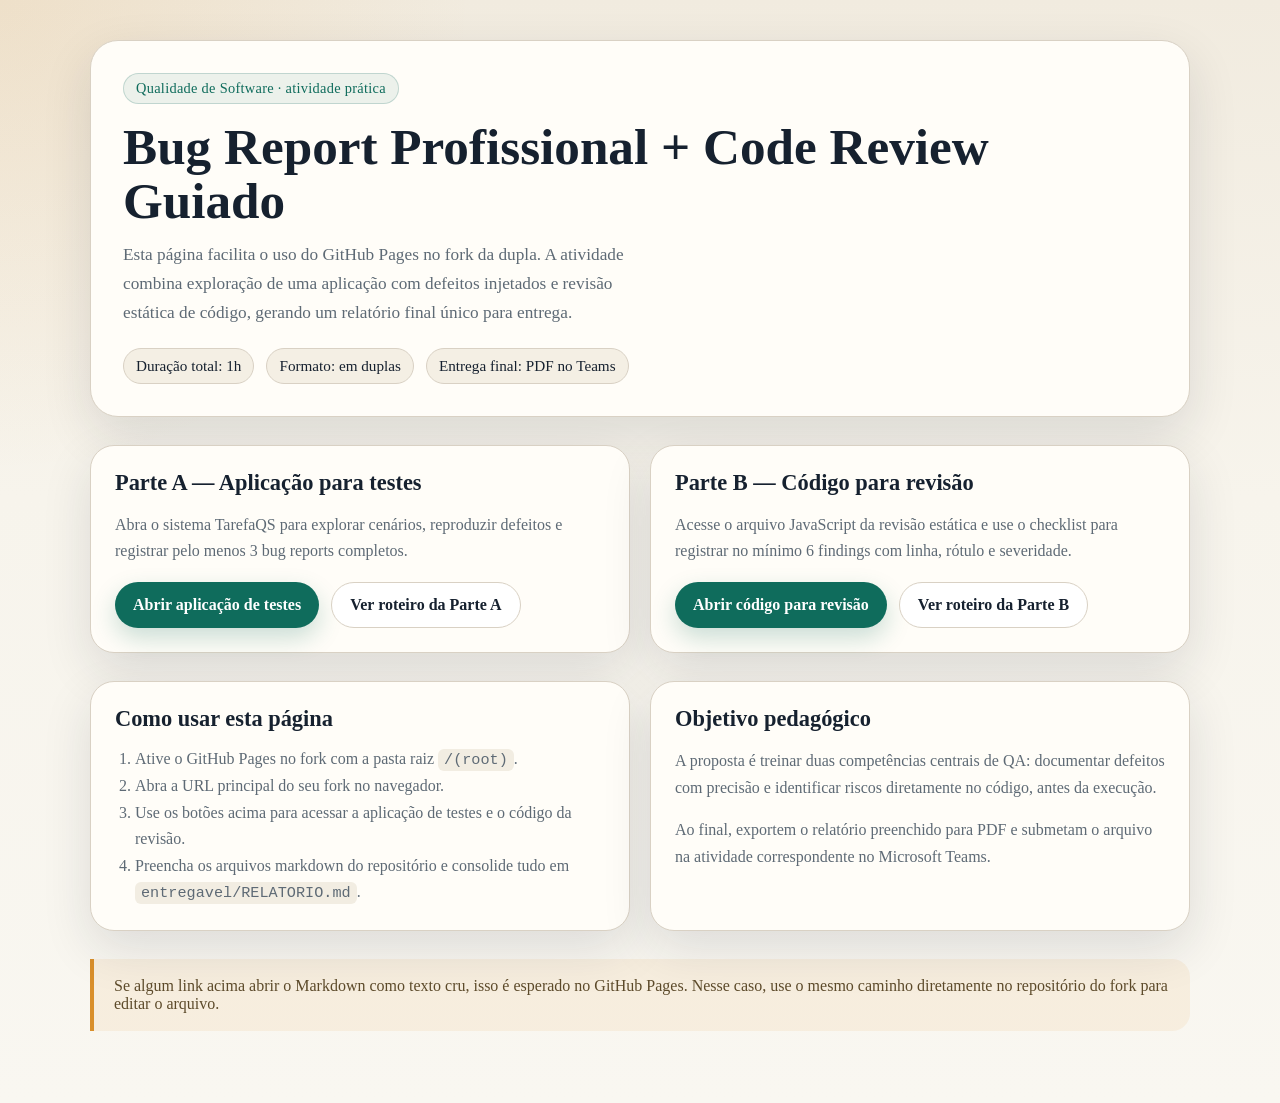
<file: index.html>
<!DOCTYPE html>
<html lang="pt-BR">
<head>
  <meta charset="UTF-8">
  <meta name="viewport" content="width=device-width, initial-scale=1.0">
  <title>Atividade Prática de Qualidade de Software</title>
  <style>
    :root {
      --bg: #f7f4ec;
      --panel: #fffdf8;
      --ink: #16212f;
      --muted: #5e6a75;
      --line: #d9d1c4;
      --accent: #0f6c5c;
      --accent-2: #d98f2b;
      --shadow: 0 18px 50px rgba(22, 33, 47, 0.12);
    }

    * {
      box-sizing: border-box;
    }

    body {
      margin: 0;
      font-family: Georgia, "Times New Roman", serif;
      color: var(--ink);
      background:
        radial-gradient(circle at top left, rgba(217, 143, 43, 0.12), transparent 28%),
        linear-gradient(180deg, #f1ebdf 0%, var(--bg) 45%, #f9f7f1 100%);
    }

    .wrap {
      width: min(1100px, calc(100% - 32px));
      margin: 0 auto;
      padding: 40px 0 56px;
    }

    .hero {
      background: var(--panel);
      border: 1px solid var(--line);
      border-radius: 28px;
      padding: 32px;
      box-shadow: var(--shadow);
    }

    .eyebrow {
      display: inline-block;
      padding: 6px 12px;
      border-radius: 999px;
      border: 1px solid rgba(15, 108, 92, 0.2);
      background: rgba(15, 108, 92, 0.08);
      color: var(--accent);
      font-size: 0.9rem;
      letter-spacing: 0.02em;
    }

    h1 {
      margin: 16px 0 12px;
      font-size: clamp(2.2rem, 4vw, 4rem);
      line-height: 1.05;
    }

    .lead {
      max-width: 62ch;
      margin: 0;
      font-size: 1.08rem;
      line-height: 1.7;
      color: var(--muted);
    }

    .meta {
      display: flex;
      flex-wrap: wrap;
      gap: 12px;
      margin-top: 20px;
    }

    .meta span {
      padding: 8px 12px;
      border-radius: 999px;
      background: #f4efe4;
      border: 1px solid var(--line);
      font-size: 0.95rem;
    }

    .grid {
      display: grid;
      grid-template-columns: repeat(auto-fit, minmax(280px, 1fr));
      gap: 20px;
      margin-top: 28px;
    }

    .card {
      background: var(--panel);
      border: 1px solid var(--line);
      border-radius: 24px;
      padding: 24px;
      box-shadow: var(--shadow);
    }

    .card h2 {
      margin: 0 0 10px;
      font-size: 1.4rem;
    }

    .card p,
    .card li {
      color: var(--muted);
      line-height: 1.65;
    }

    .actions {
      display: flex;
      flex-wrap: wrap;
      gap: 12px;
      margin-top: 18px;
    }

    .button {
      display: inline-flex;
      align-items: center;
      justify-content: center;
      min-height: 46px;
      padding: 0 18px;
      border-radius: 999px;
      text-decoration: none;
      font-weight: 700;
      transition: transform 0.18s ease, box-shadow 0.18s ease, background 0.18s ease;
    }

    .button:hover,
    .button:focus-visible {
      transform: translateY(-1px);
    }

    .button-primary {
      background: var(--accent);
      color: #fff;
      box-shadow: 0 10px 24px rgba(15, 108, 92, 0.22);
    }

    .button-secondary {
      background: #fff;
      color: var(--ink);
      border: 1px solid var(--line);
    }

    .steps {
      margin: 14px 0 0;
      padding-left: 20px;
    }

    .note {
      margin-top: 28px;
      padding: 18px 20px;
      border-left: 4px solid var(--accent-2);
      border-radius: 0 18px 18px 0;
      background: rgba(217, 143, 43, 0.09);
      color: #5c4a2a;
    }

    code {
      font-family: Consolas, "Courier New", monospace;
      font-size: 0.95em;
      background: #f2ede2;
      padding: 2px 6px;
      border-radius: 6px;
    }

    @media (max-width: 640px) {
      .hero,
      .card {
        padding: 22px;
      }

      .wrap {
        width: min(100% - 20px, 1100px);
        padding-top: 20px;
      }
    }
  </style>
</head>
<body>
  <div class="wrap">
    <section class="hero">
      <span class="eyebrow">Qualidade de Software · atividade prática</span>
      <h1>Bug Report Profissional + Code Review Guiado</h1>
      <p class="lead">
        Esta página facilita o uso do GitHub Pages no fork da dupla. A atividade combina exploração de uma aplicação com defeitos injetados e revisão estática de código, gerando um relatório final único para entrega.
      </p>
      <div class="meta">
        <span>Duração total: 1h</span>
        <span>Formato: em duplas</span>
        <span>Entrega final: PDF no Teams</span>
      </div>
    </section>

    <section class="grid" aria-label="Acessos principais da atividade">
      <article class="card">
        <h2>Parte A — Aplicação para testes</h2>
        <p>
          Abra o sistema TarefaQS para explorar cenários, reproduzir defeitos e registrar pelo menos 3 bug reports completos.
        </p>
        <div class="actions">
          <a class="button button-primary" href="parte-a-bug-report/app/index.html">Abrir aplicação de testes</a>
          <a class="button button-secondary" href="parte-a-bug-report/INSTRUCOES.md">Ver roteiro da Parte A</a>
        </div>
      </article>

      <article class="card">
        <h2>Parte B — Código para revisão</h2>
        <p>
          Acesse o arquivo JavaScript da revisão estática e use o checklist para registrar no mínimo 6 findings com linha, rótulo e severidade.
        </p>
        <div class="actions">
          <a class="button button-primary" href="parte-b-code-review/codigo-para-revisar.js">Abrir código para revisão</a>
          <a class="button button-secondary" href="parte-b-code-review/INSTRUCOES.md">Ver roteiro da Parte B</a>
        </div>
      </article>
    </section>

    <section class="grid">
      <article class="card">
        <h2>Como usar esta página</h2>
        <ol class="steps">
          <li>Ative o GitHub Pages no fork com a pasta raiz <code>/(root)</code>.</li>
          <li>Abra a URL principal do seu fork no navegador.</li>
          <li>Use os botões acima para acessar a aplicação de testes e o código da revisão.</li>
          <li>Preencha os arquivos markdown do repositório e consolide tudo em <code>entregavel/RELATORIO.md</code>.</li>
        </ol>
      </article>

      <article class="card">
        <h2>Objetivo pedagógico</h2>
        <p>
          A proposta é treinar duas competências centrais de QA: documentar defeitos com precisão e identificar riscos diretamente no código, antes da execução.
        </p>
        <p>
          Ao final, exportem o relatório preenchido para PDF e submetam o arquivo na atividade correspondente no Microsoft Teams.
        </p>
      </article>
    </section>

    <p class="note">
      Se algum link acima abrir o Markdown como texto cru, isso é esperado no GitHub Pages. Nesse caso, use o mesmo caminho diretamente no repositório do fork para editar o arquivo.
    </p>
  </div>
</body>
</html>
</file>
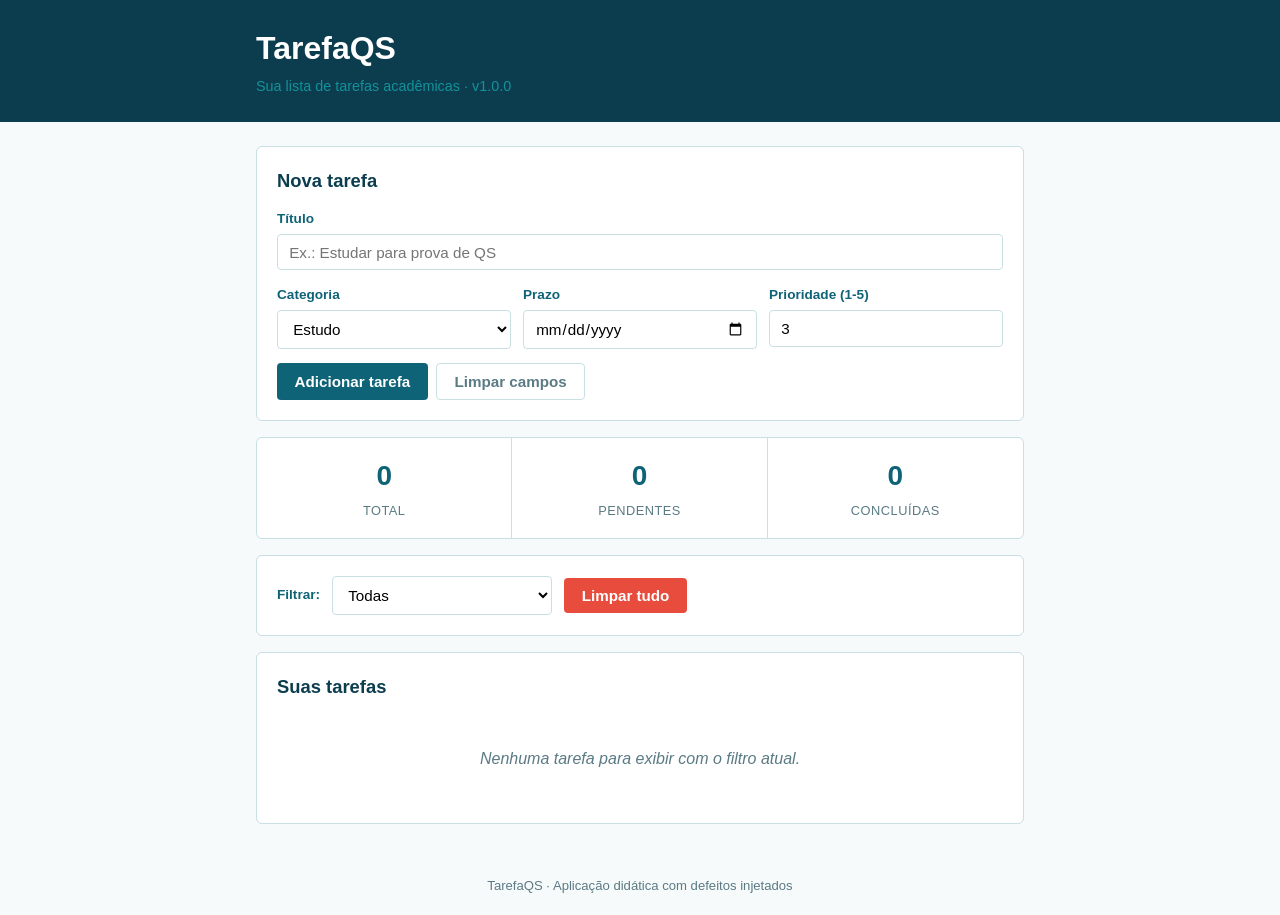
<file: parte-a-bug-report/app/index.html>
<!DOCTYPE html>
<html lang="pt-BR">
<head>
  <meta charset="UTF-8">
  <meta name="viewport" content="width=device-width, initial-scale=1.0">
  <title>TarefaQS — Sua lista de tarefas acadêmicas</title>
  <link rel="stylesheet" href="style.css">
</head>
<body>
  <header class="header">
    <div class="container">
      <h1>TarefaQS</h1>
      <p class="tagline">Sua lista de tarefas acadêmicas · v1.0.0</p>
    </div>
  </header>

  <main class="container">
    <section class="card">
      <h2>Nova tarefa</h2>
      <form id="form-tarefa" autocomplete="off">
        <div class="form-row">
          <label for="titulo">Título</label>
          <input type="text" id="titulo" name="titulo" placeholder="Ex.: Estudar para prova de QS">
        </div>

        <div class="form-row form-row-grid">
          <div>
            <label for="categoria">Categoria</label>
            <select id="categoria" name="categoria">
              <option value="estudo">Estudo</option>
              <option value="trabalho">Trabalho</option>
              <option value="pessoal">Pessoal</option>
            </select>
          </div>
          <div>
            <label for="prazo">Prazo</label>
            <input type="date" id="prazo" name="prazo">
          </div>
          <div>
            <label for="prioridade">Prioridade (1-5)</label>
            <input type="number" id="prioridade" name="prioridade" step="any" value="3">
          </div>
        </div>

        <div class="form-actions">
          <button type="submit" id="btn-adicionar" class="btn btn-primary">Adicionar tarefa</button>
          <button type="button" id="btn-limpar" class="btn btn-ghost">Limpar campos</button>
        </div>
      </form>
    </section>

    <section class="card stats-card">
      <div class="stats">
        <div class="stat">
          <span class="stat-value" id="stat-total">0</span>
          <span class="stat-label">Total</span>
        </div>
        <div class="stat">
          <span class="stat-value" id="stat-pendentes">0</span>
          <span class="stat-label">Pendentes</span>
        </div>
        <div class="stat">
          <span class="stat-value" id="stat-concluidas">0</span>
          <span class="stat-label">Concluídas</span>
        </div>
      </div>
    </section>

    <section class="card">
      <div class="filters">
        <label for="filtro">Filtrar:</label>
        <select id="filtro">
          <option value="todas">Todas</option>
          <option value="pendentes">Apenas pendentes</option>
          <option value="concluidas">Apenas concluídas</option>
        </select>
        <button type="button" id="btn-limpar-tudo" class="btn btn-danger">Limpar tudo</button>
      </div>
    </section>

    <section class="card">
      <h2>Suas tarefas</h2>
      <ul id="lista-tarefas" class="lista-tarefas">
        <li class="empty-state">Nenhuma tarefa ainda. Adicione a primeira acima.</li>
      </ul>
    </section>
  </main>

  <footer class="footer">
    <div class="container">
      <p>TarefaQS · Aplicação didática com defeitos injetados</p>
    </div>
  </footer>

  <div id="toast" class="toast" aria-live="polite"></div>

  <script src="app.js"></script>
</body>
</html>
</file>
<file: parte-a-bug-report/app/style.css>
/* TarefaQS — Folha de estilo
   Paleta ocean/teal consistente com o material do curso */

:root {
  --navy: #0B3D4E;
  --teal: #0E6377;
  --teal-bright: #14919B;
  --orange: #E8723A;
  --soft-teal: #E8F4F6;
  --soft-orange: #FFF3EB;
  --soft-gray: #F7FAFA;
  --border: #C8DFE4;
  --ink: #1A2A32;
  --muted: #5A7A84;
  --danger: #E74C3C;
  --ok: #27AE60;
  --white: #FFFFFF;
}

* {
  box-sizing: border-box;
  margin: 0;
  padding: 0;
}

body {
  font-family: Calibri, "Segoe UI", Tahoma, Geneva, Verdana, sans-serif;
  color: var(--ink);
  background: var(--soft-gray);
  line-height: 1.5;
}

.container {
  max-width: 800px;
  margin: 0 auto;
  padding: 0 1rem;
}

.header {
  background: var(--navy);
  color: var(--white);
  padding: 1.5rem 0;
  margin-bottom: 1.5rem;
}

.header h1 {
  font-family: "Trebuchet MS", sans-serif;
  font-size: 2rem;
  font-weight: 700;
}

.tagline {
  color: var(--teal-bright);
  font-size: 0.9rem;
  margin-top: 0.25rem;
}

.card {
  background: var(--white);
  border: 1px solid var(--border);
  border-radius: 6px;
  padding: 1.25rem;
  margin-bottom: 1rem;
}

.card h2 {
  font-family: "Trebuchet MS", sans-serif;
  color: var(--navy);
  font-size: 1.15rem;
  margin-bottom: 0.9rem;
}

.form-row {
  margin-bottom: 0.9rem;
}

.form-row-grid {
  display: grid;
  grid-template-columns: 1fr 1fr 1fr;
  gap: 0.75rem;
}

label {
  display: block;
  font-size: 0.85rem;
  font-weight: 600;
  color: var(--teal);
  margin-bottom: 0.3rem;
}

input[type="text"],
input[type="number"],
input[type="date"],
select {
  width: 100%;
  padding: 0.55rem 0.7rem;
  border: 1px solid var(--border);
  border-radius: 4px;
  font-size: 0.95rem;
  font-family: inherit;
  background: var(--white);
}

input:focus,
select:focus {
  outline: 2px solid var(--teal-bright);
  outline-offset: 1px;
}

.form-actions {
  display: flex;
  gap: 0.5rem;
  margin-top: 0.5rem;
}

.btn {
  padding: 0.55rem 1.1rem;
  border: none;
  border-radius: 4px;
  font-size: 0.95rem;
  font-weight: 600;
  cursor: pointer;
  font-family: inherit;
  transition: opacity 0.15s;
}

.btn:hover {
  opacity: 0.88;
}

.btn-primary {
  background: var(--teal);
  color: var(--white);
}

.btn-ghost {
  background: transparent;
  color: var(--muted);
  border: 1px solid var(--border);
}

.btn-danger {
  background: var(--danger);
  color: var(--white);
}

.btn-small {
  padding: 0.3rem 0.7rem;
  font-size: 0.85rem;
}

.stats-card {
  padding: 0;
}

.stats {
  display: grid;
  grid-template-columns: repeat(3, 1fr);
}

.stat {
  padding: 1.1rem;
  text-align: center;
  border-right: 1px solid var(--border);
}

.stat:last-child {
  border-right: none;
}

.stat-value {
  display: block;
  font-family: "Trebuchet MS", sans-serif;
  font-size: 1.75rem;
  font-weight: 700;
  color: var(--teal);
}

.stat-label {
  display: block;
  font-size: 0.8rem;
  color: var(--muted);
  text-transform: uppercase;
  letter-spacing: 0.5px;
  margin-top: 0.25rem;
}

.filters {
  display: flex;
  align-items: center;
  gap: 0.75rem;
}

.filters label {
  margin-bottom: 0;
}

.filters select {
  width: auto;
  flex: 1;
  max-width: 220px;
}

.lista-tarefas {
  list-style: none;
}

.tarefa {
  display: grid;
  grid-template-columns: auto 1fr auto;
  gap: 0.75rem;
  align-items: center;
  padding: 0.8rem;
  border-bottom: 1px solid var(--border);
}

.tarefa:last-child {
  border-bottom: none;
}

.tarefa-checkbox {
  width: 18px;
  height: 18px;
  cursor: pointer;
}

.tarefa-conteudo {
  min-width: 0;
}

.tarefa-titulo {
  font-weight: 600;
  color: var(--ink);
  margin-bottom: 0.2rem;
  word-break: break-word;
}

.tarefa.concluida .tarefa-titulo {
  text-decoration: line-through;
  color: var(--muted);
}

.tarefa-meta {
  font-size: 0.82rem;
  color: var(--muted);
}

.badge {
  display: inline-block;
  padding: 0.15rem 0.5rem;
  border-radius: 10px;
  font-size: 0.75rem;
  font-weight: 600;
  margin-right: 0.4rem;
}

.badge-estudo { background: var(--soft-teal); color: var(--teal); }
.badge-trabalho { background: var(--soft-orange); color: var(--orange); }
.badge-pessoal { background: #EEF0FA; color: #5B6FD6; }

.prioridade-1 { color: var(--ok); }
.prioridade-2 { color: var(--teal-bright); }
.prioridade-3 { color: var(--muted); }
.prioridade-4 { color: var(--orange); }
.prioridade-5 { color: var(--danger); font-weight: 700; }

.empty-state {
  padding: 2rem;
  text-align: center;
  color: var(--muted);
  font-style: italic;
}

.toast {
  position: fixed;
  bottom: 1.5rem;
  left: 50%;
  transform: translateX(-50%) translateY(100px);
  background: var(--navy);
  color: var(--white);
  padding: 0.7rem 1.3rem;
  border-radius: 4px;
  box-shadow: 0 4px 12px rgba(0, 0, 0, 0.15);
  font-size: 0.9rem;
  opacity: 0;
  transition: opacity 0.2s, transform 0.2s;
  pointer-events: none;
  z-index: 100;
}

.toast.show {
  opacity: 1;
  transform: translateX(-50%) translateY(0);
}

.toast.error {
  background: var(--danger);
}

.toast.success {
  background: var(--ok);
}

.footer {
  margin-top: 2rem;
  padding: 1.25rem 0;
  text-align: center;
  color: var(--muted);
  font-size: 0.82rem;
}

@media (max-width: 600px) {
  .form-row-grid {
    grid-template-columns: 1fr;
  }

  .stats {
    grid-template-columns: 1fr;
  }

  .stat {
    border-right: none;
    border-bottom: 1px solid var(--border);
  }

  .tarefa {
    grid-template-columns: auto 1fr;
  }
}
</file>
